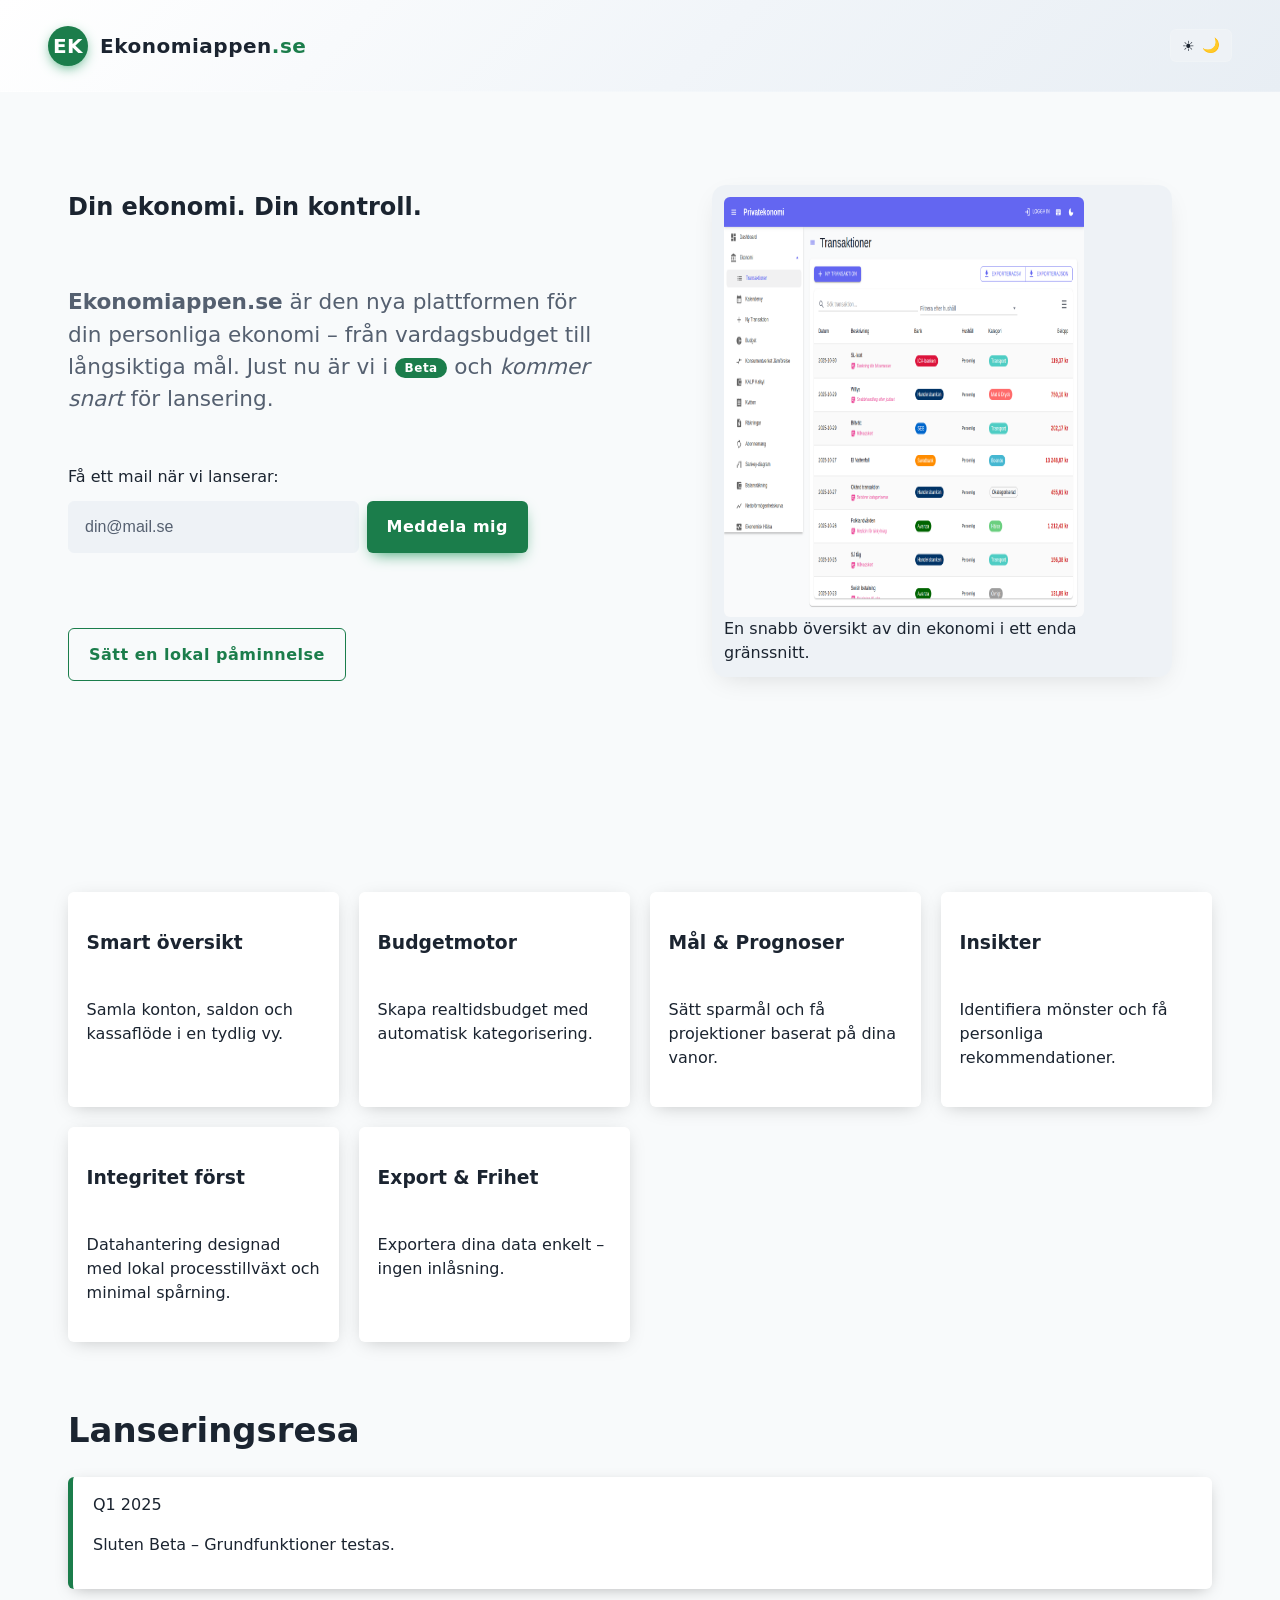
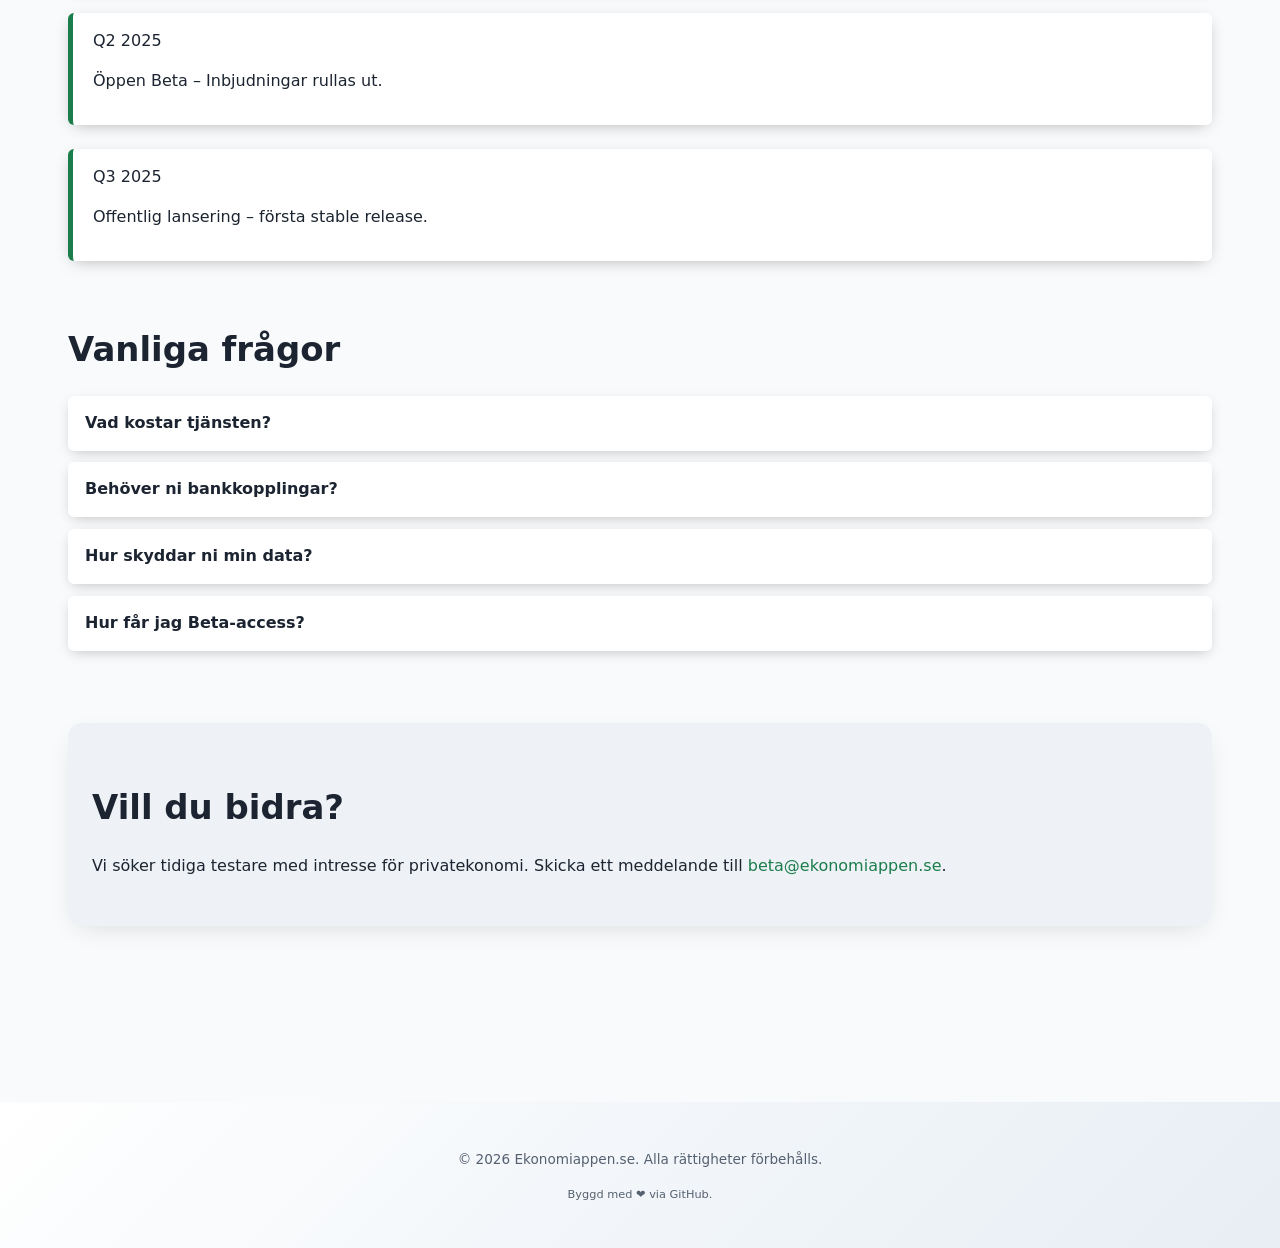
<file: src/Frontend.html/index.html>
<!DOCTYPE html>
<html lang="sv" dir="ltr">
<head>
  <meta charset="UTF-8" />
  <title>Ekonomiappen.se – Kommer snart</title>
  <meta name="viewport" content="width=device-width,initial-scale=1" />
  <meta name="description" content="Ekonomiappen.se – en kommande applikation för privat ekonomi. Smart översikt, budget, mål och insikter. Beta – lansering snart." />
  <meta name="robots" content="index,follow" />
  <link rel="preload" href="styles.css" as="style" />
  <link rel="stylesheet" href="styles.css" />
  <link rel="icon" href="favicon.png" />
</head>
<body>
  <header class="site-header" data-animate>
    <div class="logo-wrap">
      <div class="logo-circle" aria-hidden="true">EK</div>
      <span class="brand">Ekonomiappen<span class="tld">.se</span></span>
    </div>
    <nav class="main-nav" aria-label="Primär">
      <button id="themeToggle" class="theme-toggle" aria-pressed="false" aria-label="Växla tema">
        <span class="sun">☀</span><span class="moon">🌙</span>
      </button>
    </nav>
  </header>

  <main id="main" class="main" tabindex="-1">
    <section class="hero" data-animate>
      <div class="hero-content">
        <h1>Din ekonomi. Din kontroll.</h1>
        <p class="lead">
          <strong>Ekonomiappen.se</strong> är den nya plattformen för din personliga ekonomi – från vardagsbudget till långsiktiga mål.
          Just nu är vi i <span class="beta-pill" aria-label="Beta-status">Beta</span> och <em>kommer snart</em> för lansering.
        </p>

        <form id="notifyForm" class="notify-form" novalidate>
          <label for="emailInput">Få ett mail när vi lanserar:</label>
          <div class="input-row">
            <input id="emailInput" name="email" type="email" inputmode="email" autocomplete="email"
                   placeholder="din@mail.se" required aria-required="true" />
            <button type="submit" class="cta-btn">Meddela mig</button>
          </div>
          <p id="formMessage" class="form-message" role="status" aria-live="polite"></p>
          <!-- Honeypot för spam-skydd -->
          <input type="text" name="_gotcha" style="display:none" />
        </form>

        <div class="cta-alt">
          <button id="reminderBtn" class="ghost-btn" type="button">Sätt en lokal påminnelse</button>
          <p class="reminder-msg" id="reminderMsg" aria-live="polite"></p>
        </div>
      </div>
      <figure class="hero-figure" data-animate>
        <picture>
          <!-- Byt ut src mot riktig bild senare -->
          <img src="placeholder-hero.png" alt="Illustration av ekonomisk översikt med grafer och saldon." width="360" height="420" loading="lazy" />
        </picture>
        <figcaption>En snabb översikt av din ekonomi i ett enda gränssnitt.</figcaption>
      </figure>
    </section>

    <section class="features" aria-labelledby="featuresHeading">
      <h2 id="featuresHeading" data-animate>Vad kommer ingå?</h2>
      <ul class="feature-grid">
        <li class="feature-card" data-animate>
          <h3>Smart översikt</h3>
          <p>Samla konton, saldon och kassaflöde i en tydlig vy.</p>
        </li>
        <li class="feature-card" data-animate>
          <h3>Budgetmotor</h3>
          <p>Skapa realtidsbudget med automatisk kategorisering.</p>
        </li>
        <li class="feature-card" data-animate>
          <h3>Mål & Prognoser</h3>
          <p>Sätt sparmål och få projektioner baserat på dina vanor.</p>
        </li>
        <li class="feature-card" data-animate>
          <h3>Insikter</h3>
          <p>Identifiera mönster och få personliga rekommendationer.</p>
        </li>
        <li class="feature-card" data-animate>
          <h3>Integritet först</h3>
          <p>Datahantering designad med lokal processtillväxt och minimal spårning.</p>
        </li>
        <li class="feature-card" data-animate>
          <h3>Export & Frihet</h3>
          <p>Exportera dina data enkelt – ingen inlåsning.</p>
        </li>
      </ul>
    </section>

    <section class="timeline" aria-labelledby="timelineHeading">
      <h2 id="timelineHeading" data-animate>Lanseringsresa</h2>
      <ol class="timeline-list">
        <li data-animate>
          <div class="milestone">
            <time datetime="2025-01">Q1 2025</time>
            <p>Sluten Beta – Grundfunktioner testas.</p>
          </div>
        </li>
        <li data-animate>
          <div class="milestone">
            <time datetime="2025-03">Q2 2025</time>
            <p>Öppen Beta – Inbjudningar rullas ut.</p>
          </div>
        </li>
        <li data-animate>
            <div class="milestone">
              <time datetime="2025-06">Q3 2025</time>
              <p>Offentlig lansering – första stable release.</p>
            </div>
        </li>
      </ol>
    </section>

    <section class="faq" aria-labelledby="faqHeading">
      <h2 id="faqHeading" data-animate>Vanliga frågor</h2>
      <details data-animate>
        <summary>Vad kostar tjänsten?</summary>
        <p>Basversionen lanseras gratis. Premiumfunktioner planeras senare.</p>
      </details>
      <details data-animate>
        <summary>Behöver ni bankkopplingar?</summary>
        <p>Ja – vi arbetar med PSD2-lösningar och säkra aggregatorer.</p>
      </details>
      <details data-animate>
        <summary>Hur skyddar ni min data?</summary>
        <p>Minimal insamling, kryptering vid vila och transport, tydliga raderingsrutiner.</p>
      </details>
      <details data-animate>
        <summary>Hur får jag Beta-access?</summary>
        <p>Anmäl e-post ovan eller följ våra kommande kanaler (nyhetsbrev, eventuellt sociala medier).</p>
      </details>
    </section>

    <section class="newsletter-alt" aria-labelledby="altHeading">
      <h2 id="altHeading" data-animate>Vill du bidra?</h2>
      <p data-animate>Vi söker tidiga testare med intresse för privatekonomi. Skicka ett meddelande till <a href="mailto:beta@ekonomiappen.se">beta@ekonomiappen.se</a>.</p>
    </section>
  </main>

  <footer class="site-footer" data-animate>
    <p>&copy; <span id="year"></span> Ekonomiappen.se. Alla rättigheter förbehålls.</p>
    <p><small>Byggd med ❤️ via GitHub.</small></p>
  </footer>

  <script src="script.js" defer></script>
</body>
</html>
</file>
<file: src/Frontend.html/styles.css>
﻿/* Basvariabler */
:root {
  --bg: #0f1216;
  --bg-alt: #14181e;
  --bg-soft: #1e232b;
  --text: #e9edf2;
  --text-dim: #b5bcc5;
  --accent: #4bbf73;
  --accent-glow: #62d88b;
  --danger: #ff4d4f;
  --focus: #ffe38f;
  --radius: 14px;
  --radius-sm: 6px;
  --shadow: 0 8px 32px -8px rgba(0,0,0,.5);
  --grad: linear-gradient(135deg,#18322f,#182338,#231d3b 58%,#272b2f);
  --font-stack: system-ui,-apple-system,Segoe UI,Roboto,Ubuntu,sans-serif;
}

@media (prefers-color-scheme: light) {
  :root {
    --bg: #f8fafb;
    --bg-alt: #ffffff;
    --bg-soft: #eef2f6;
    --text: #1b2430;
    --text-dim: #556070;
    --accent: #1b7d4b;
    --accent-glow: #259b60;
    --shadow: 0 8px 28px -10px rgba(0,0,0,.15);
    --grad: linear-gradient(135deg,#ffffff,#f1f5f9 55%,#e8eef4);
  }
}

[data-theme="light"] {
  --bg: #ffffff;
  --bg-alt: #f9fcff;
  --bg-soft: #edf3f8;
  --text: #1a1f24;
  --text-dim: #5d6670;
  --accent: #186c41;
  --accent-glow: #219058;
  --shadow: 0 8px 28px -10px rgba(0,0,0,.18);
  --grad: linear-gradient(140deg,#ffffff,#f5f9fd 60%,#e8eef4);
}

[data-theme="dark"] {
  /* Already dark defaults */
}

* {
  box-sizing: border-box;
}

html, body {
  padding: 0;
  margin: 0;
  font-family: var(--font-stack);
  background: var(--bg);
  color: var(--text);
  scroll-behavior: smooth;
}

body {
  line-height: 1.5;
  -webkit-font-smoothing: antialiased;
}

img {
  max-width: 100%;
  display: block;
}

a {
  color: var(--accent);
  text-decoration: none;
}
a:focus-visible,
button:focus-visible,
input:focus-visible,
summary:focus-visible {
  outline: 3px solid var(--focus);
  outline-offset: 3px;
  border-radius: var(--radius-sm);
}

.site-header {
  display: flex;
  align-items: center;
  justify-content: space-between;
  padding: clamp(1rem,2vw,1.75rem) clamp(1rem,5vw,3rem);
  background: var(--grad);
  position: sticky;
  top: 0;
  z-index: 50;
  backdrop-filter: blur(6px);
  border-bottom: 1px solid rgba(255,255,255,.08);
}

.logo-wrap {
  display: flex;
  gap: .75rem;
  align-items: center;
  font-weight: 600;
  font-size: 1.25rem;
  letter-spacing: .5px;
}

.logo-circle {
  width: 40px;
  height: 40px;
  background: var(--accent);
  color: #fff;
  display: grid;
  place-items: center;
  font-weight: 700;
  border-radius: 50%;
  box-shadow: 0 4px 14px -4px var(--accent-glow);
}

.brand .tld {
  color: var(--accent);
  font-weight: 700;
}

.main {
  max-width: 1240px;
  margin-inline: auto;
  padding: 0 clamp(1rem,5vw,3rem) 6rem;
}

.hero {
  display: grid;
  gap: clamp(2rem,5vw,4rem);
  grid-template-columns: repeat(auto-fit,minmax(320px,1fr));
  padding: clamp(2.5rem,6vw,5rem) 0 2rem;
}

.hero-content {
  display: flex;
  flex-direction: column;
  gap: 1.25rem;
}

.lead {
  font-size: clamp(1rem,1.1rem + .5vw,1.35rem);
  max-width: 52ch;
  color: var(--text-dim);
}

.beta-pill {
  background: var(--accent);
  color: #fff;
  padding: .2rem .6rem;
  border-radius: 999px;
  font-size: .75rem;
  font-weight: 600;
  letter-spacing: .5px;
  vertical-align: middle;
}

.notify-form {
  display: flex;
  flex-direction: column;
  gap: .75rem;
  max-width: 460px;
  margin-top: .5rem;
}

.input-row {
  display: flex;
  gap: .5rem;
}

input[type=email] {
  flex: 1;
  padding: .85rem 1rem;
  border-radius: var(--radius-sm);
  border: 1px solid var(--bg-soft);
  background: var(--bg-soft);
  color: var(--text);
  font-size: 1rem;
}
input[type=email]::placeholder {
  color: var(--text-dim);
}

.cta-btn, .ghost-btn {
  cursor: pointer;
  border: none;
  font: inherit;
  border-radius: var(--radius-sm);
  padding: .85rem 1.25rem;
  font-weight: 600;
  letter-spacing: .5px;
  transition: background .25s, transform .25s;
}

.cta-btn {
  background: var(--accent);
  color: #fff;
  box-shadow: 0 6px 16px -6px var(--accent-glow);
}
.cta-btn:hover {
  background: var(--accent-glow);
}

.ghost-btn {
  background: transparent;
  color: var(--accent);
  border: 1px solid var(--accent);
}
.ghost-btn:hover {
  background: var(--accent);
  color: #fff;
}

.form-message {
  min-height: 1.2em;
  font-size: .85rem;
  font-weight: 500;
}

.hero-figure {
  align-self: start;
  background: var(--bg-soft);
  padding: .75rem;
  border-radius: var(--radius);
  box-shadow: var(--shadow);
}

.hero-figure img {
  border-radius: var(--radius-sm);
}

.features {
  margin-top: 3rem;
  padding-top: 1rem;
}

.features h2,
.timeline h2,
.faq h2,
.newsletter-alt h2 {
  font-size: clamp(1.5rem,1.4rem + .9vw,2.2rem);
  margin-bottom: 1.25rem;
}

.feature-grid {
  list-style: none;
  padding: 0;
  margin: 0;
  display: grid;
  gap: 1.25rem;
  grid-template-columns: repeat(auto-fit,minmax(240px,1fr));
}

.feature-card {
  background: var(--bg-alt);
  padding: 1.1rem 1.1rem 1.25rem;
  border-radius: var(--radius-sm);
  box-shadow: 0 4px 18px -6px rgba(0,0,0,.25);
  border: 1px solid rgba(255,255,255,.06);
  display: flex;
  flex-direction: column;
  gap: .35rem;
  position: relative;
  overflow: hidden;
}
.feature-card::before {
  content: "";
  position: absolute;
  inset: 0;
  background: radial-gradient(circle at 30% 20%,rgba(255,255,255,.07),transparent 70%);
  opacity: 0;
  transition: opacity .4s;
}
.feature-card:hover::before {
  opacity: 1;
}

.timeline {
  margin-top: 4rem;
}

.timeline-list {
  list-style: none;
  margin: 0;
  padding: 0;
  display: grid;
  gap: 1.5rem;
}
.milestone {
  background: var(--bg-alt);
  padding: 1rem 1.25rem;
  border-left: 5px solid var(--accent);
  border-radius: 6px;
  box-shadow: 0 4px 16px -6px rgba(0,0,0,.35);
}

.faq {
  margin-top: 4rem;
}
details {
  background: var(--bg-alt);
  margin-bottom: .75rem;
  padding: .9rem 1rem;
  border-radius: var(--radius-sm);
  border: 1px solid rgba(255,255,255,.08);
  box-shadow: 0 4px 14px -4px rgba(0,0,0,.25);
}
details[open] {
  border-color: var(--accent);
}
details summary {
  cursor: pointer;
  font-weight: 600;
  list-style: none;
}
details summary::-webkit-details-marker {
  display: none;
}

.newsletter-alt {
  margin-top: 4.5rem;
  background: var(--bg-soft);
  padding: 2rem 1.5rem;
  border-radius: var(--radius);
  box-shadow: var(--shadow);
}

.site-footer {
  margin-top: 5rem;
  padding: 2rem clamp(1rem,5vw,3rem);
  text-align: center;
  background: var(--grad);
  font-size: .85rem;
  color: var(--text-dim);
  border-top: 1px solid rgba(255,255,255,.08);
}

.theme-toggle {
  background: var(--bg-soft);
  color: var(--text);
  border: 1px solid rgba(255,255,255,.12);
  padding: .45rem .7rem;
  border-radius: var(--radius-sm);
  display: flex;
  gap: .4rem;
  align-items: center;
  font-size: .9rem;
}
.theme-toggle:hover {
  background: var(--bg-alt);
}

.sun, .moon {
  display: inline-block;
}

[data-animate] {
  opacity: 0;
  transform: translateY(20px);
  will-change: transform, opacity;
  transition: opacity .8s cubic-bezier(.16,.7,.3,1), transform .8s cubic-bezier(.16,.7,.3,1);
}
[data-animate].visible {
  opacity: 1;
  transform: translateY(0);
}

@media (prefers-reduced-motion: reduce) {
  [data-animate] {
    opacity: 1 !important;
    transform: none !important;
    transition: none !important;
  }
}

@media (max-width: 680px) {
  .input-row {
    flex-direction: column;
  }
  .cta-btn {
    width: 100%;
  }
  .ghost-btn {
    width: 100%;
  }
}
</file>
